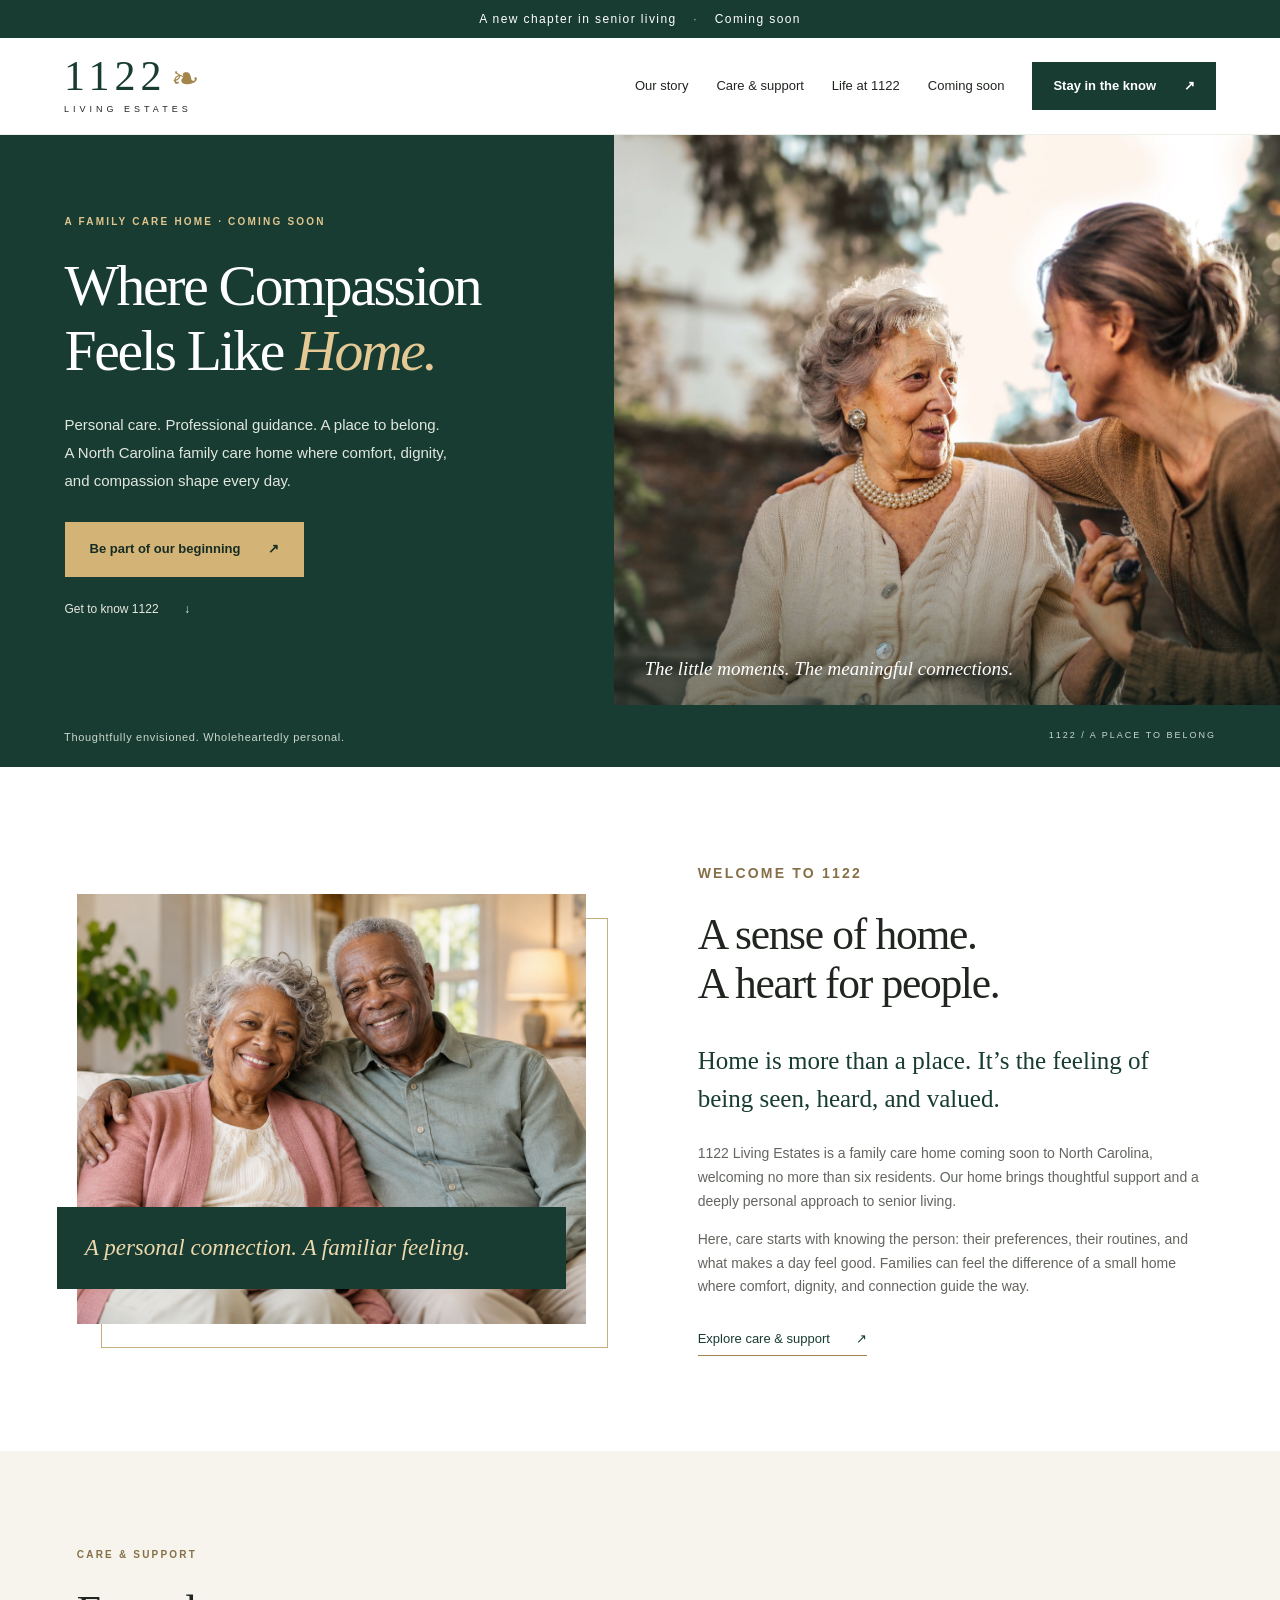
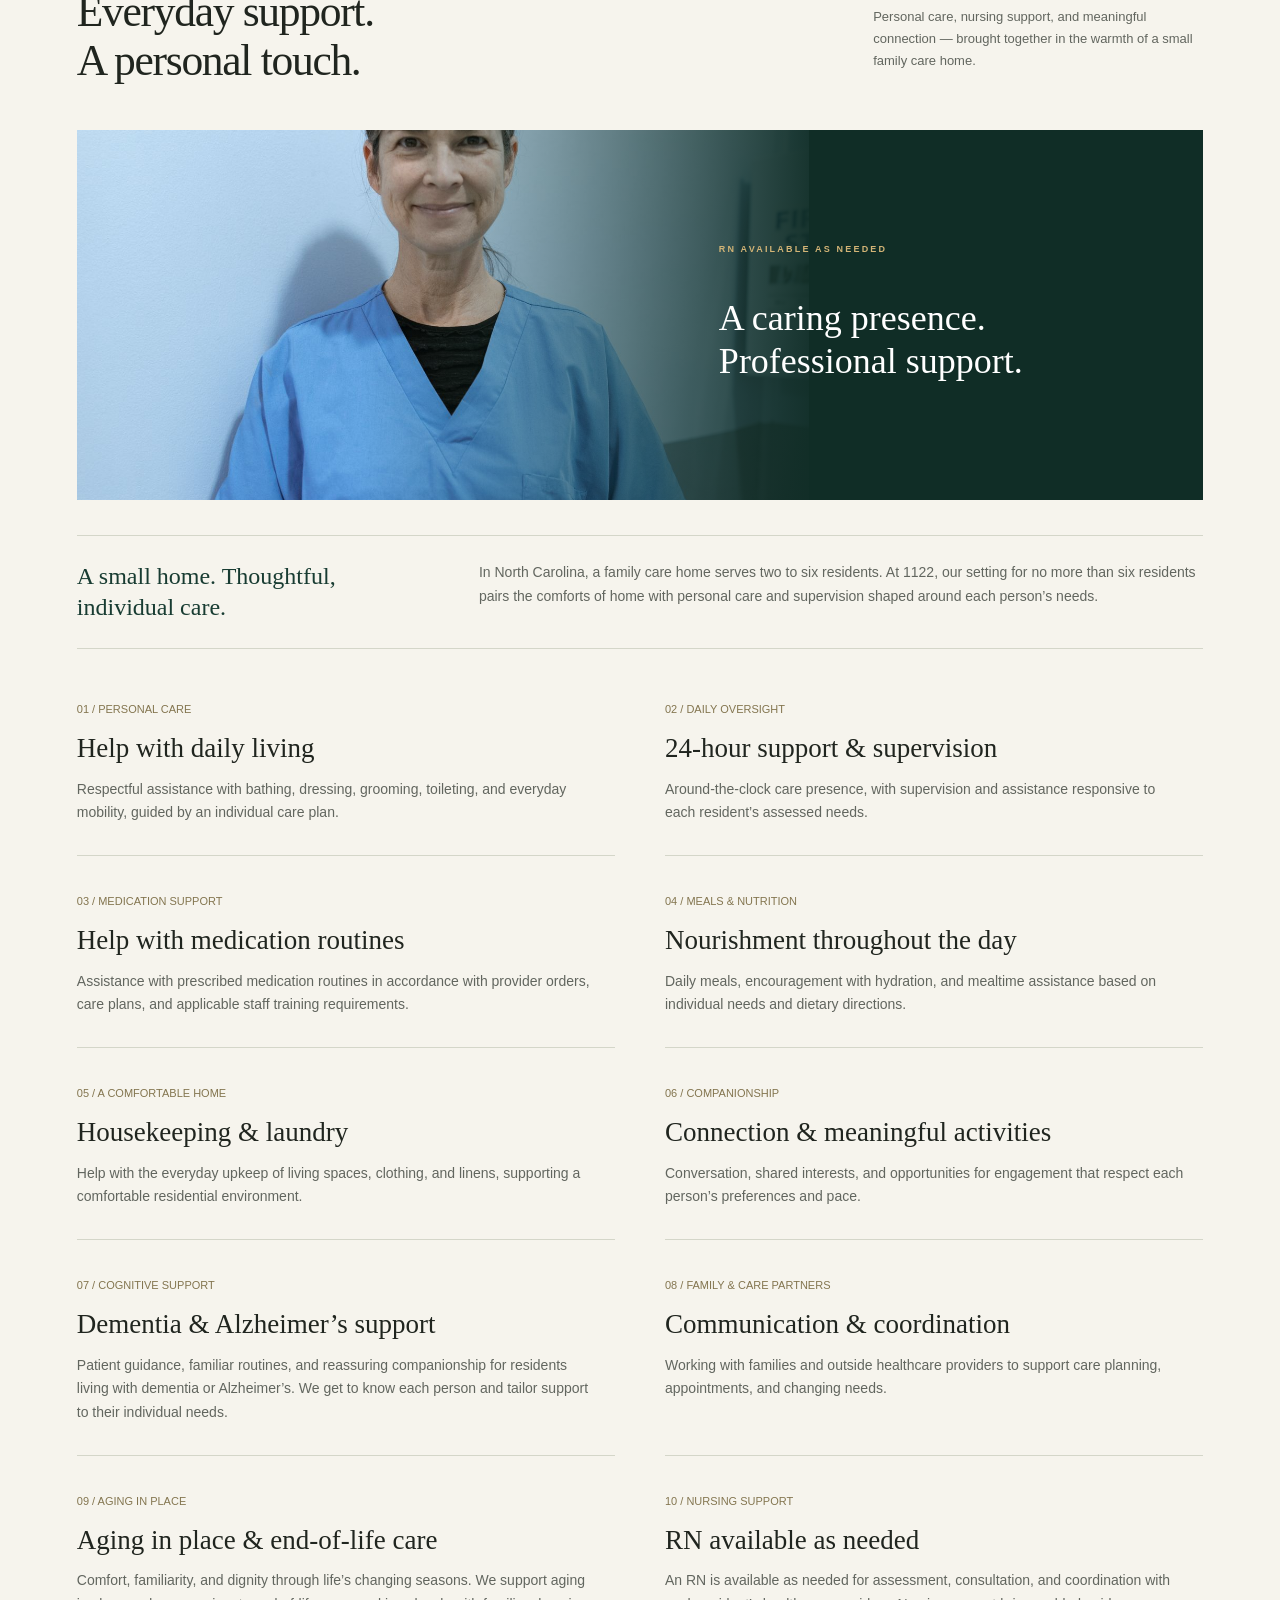
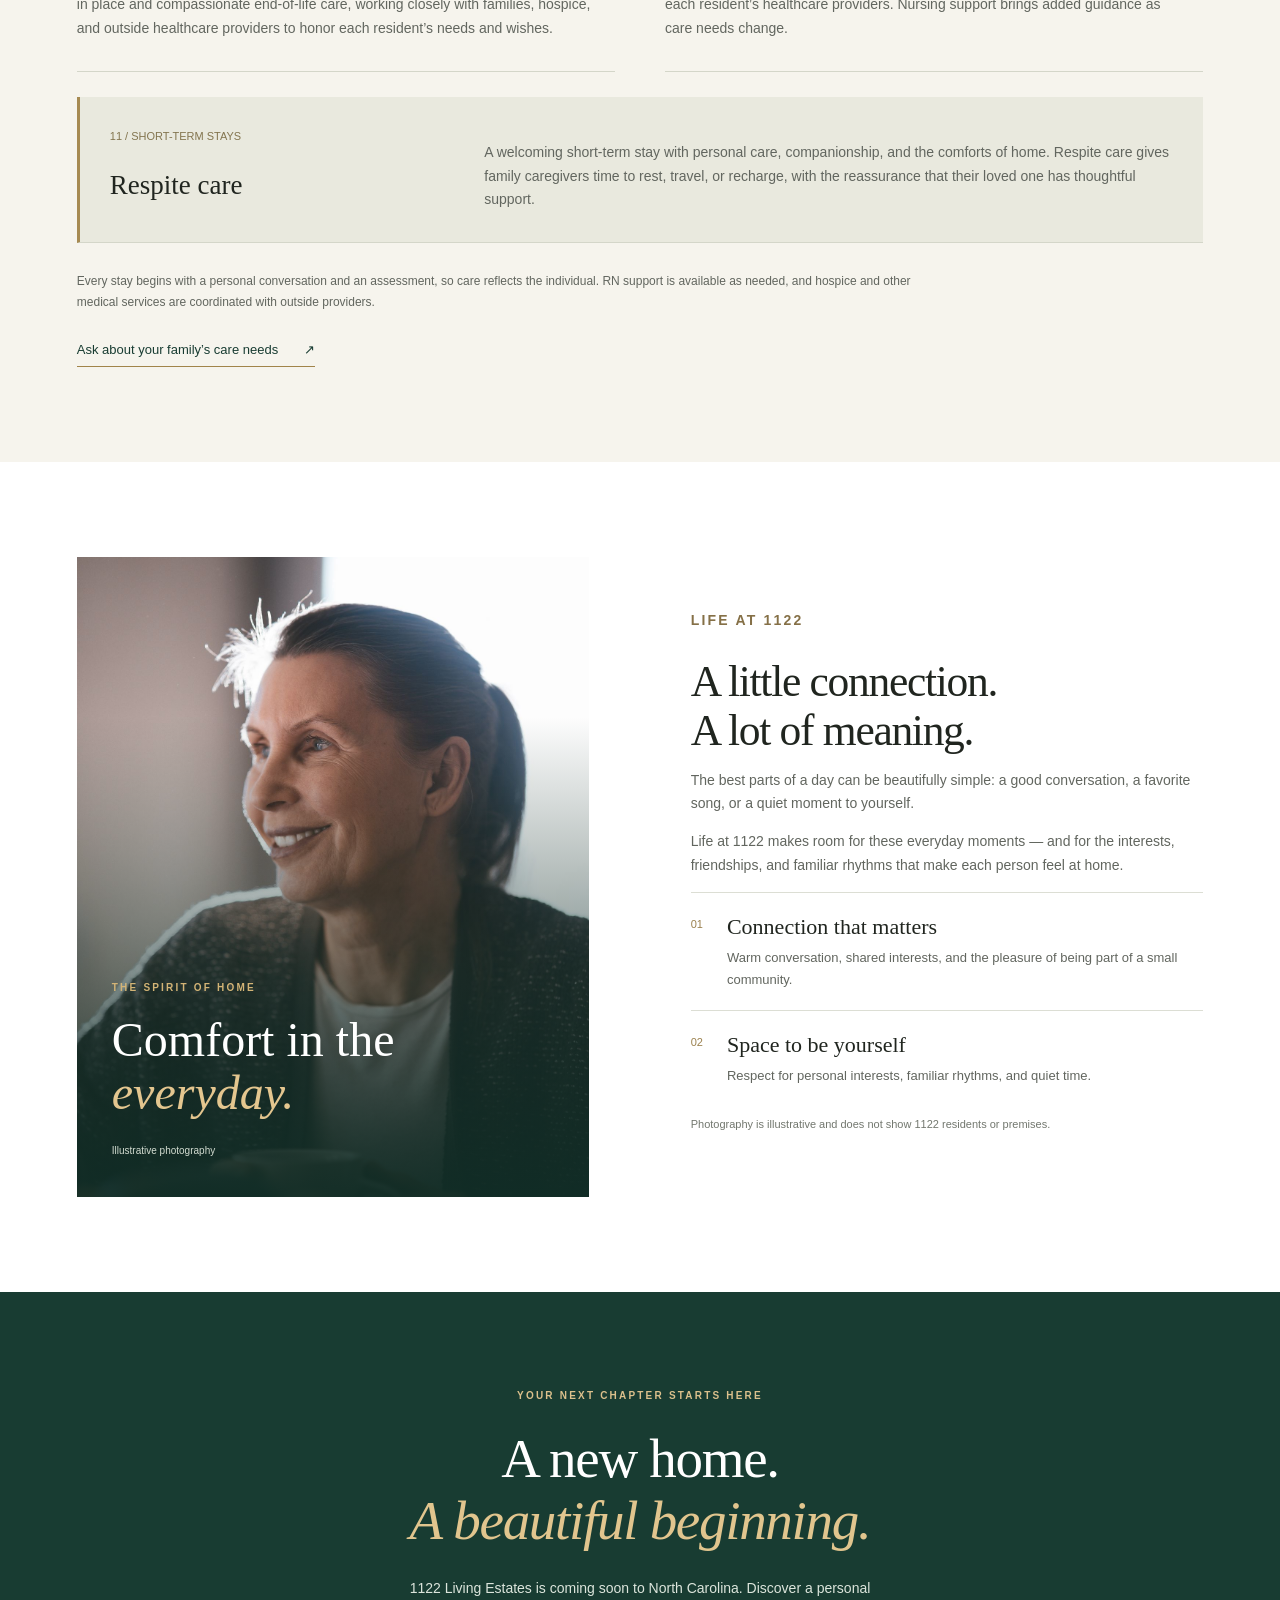
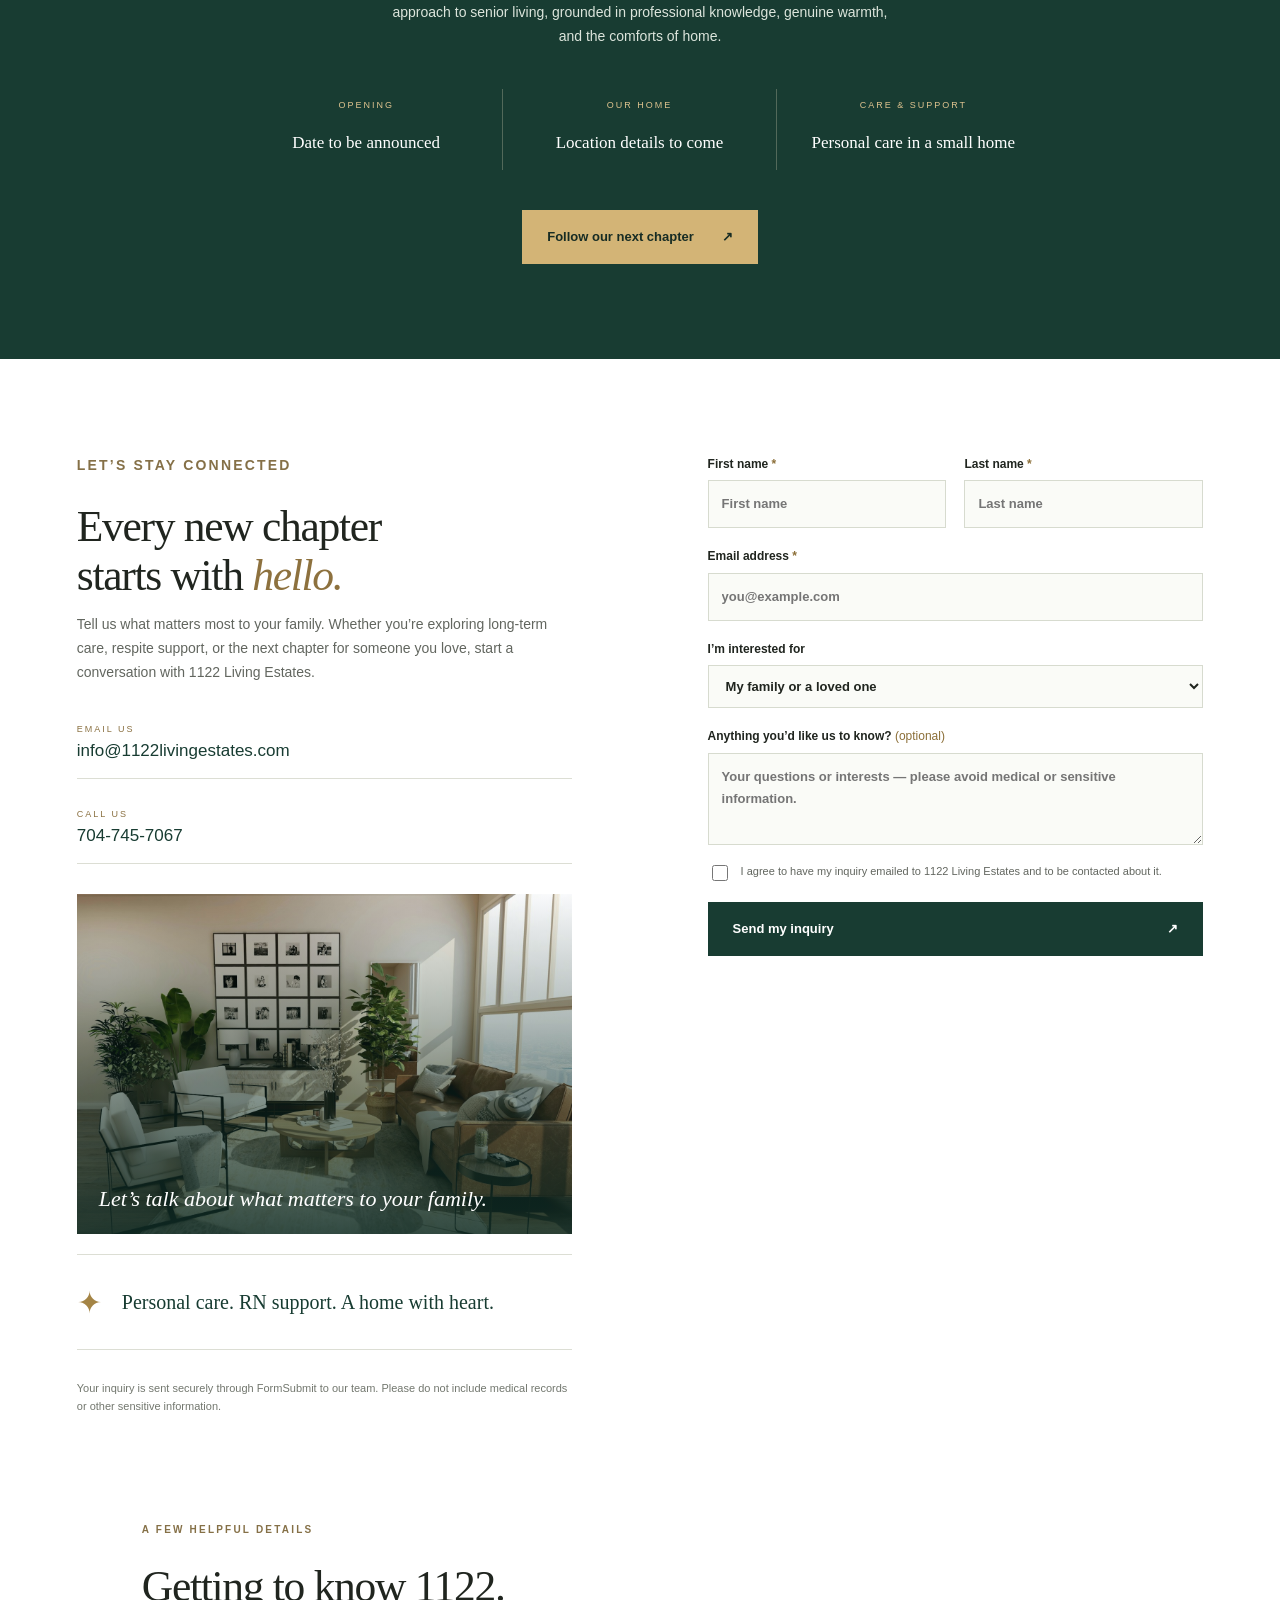
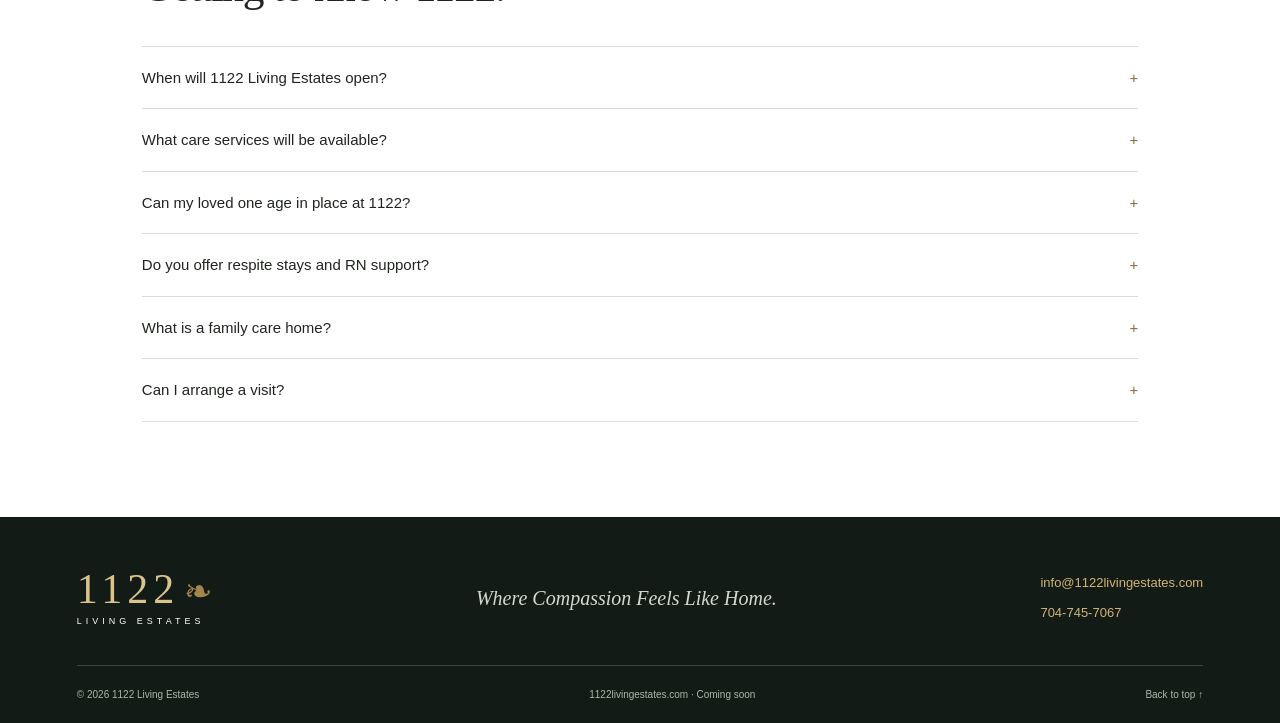
<file: index.html>
<!doctype html>
<html lang="en"><head><meta charset="utf-8"><meta name="viewport" content="width=device-width,initial-scale=1"><meta name="robots" content="noindex, nofollow"><meta name="description" content="Discover 1122 Living Estates, a North Carolina family care home offering personal care, RN support, and respite care. Coming soon. Where Compassion Feels Like Home."><title>1122 Living Estates · Coming Soon</title><link rel="stylesheet" href="styles.css"><script src="script.js" defer></script></head><body>
<a class="skip" href="#main">Skip to content</a>
<div class="announcement">A new chapter in senior living <span>·</span> Coming soon</div>
<header><a class="brand" href="#" aria-label="1122 Living Estates home"><span class="brand-number">1122<span class="leaf">❧</span></span><span class="brand-sub">LIVING ESTATES</span></a><button class="menu" aria-expanded="false" aria-controls="nav">Menu <span>☰</span></button><nav id="nav" aria-label="Main navigation"><a href="#about">Our story</a><a href="#care">Care & support</a><a href="#lifestyle">Life at 1122</a><a href="#coming-soon">Coming soon</a><a class="button small" href="#contact">Stay in the know <span>↗</span></a></nav></header>
<main id="main"><section class="hero"><div class="hero-copy"><p class="eyebrow">A FAMILY CARE HOME · COMING SOON</p><h1>Where Compassion<br>Feels Like <em>Home.</em></h1><p>Personal care. Professional guidance. A place to belong.<br>A North Carolina family care home where comfort, dignity, and compassion shape every day.</p><a class="button gold" href="#contact">Be part of our beginning <span>↗</span></a><a class="text-link" href="#about">Get to know 1122 <span>↓</span></a></div><div class="hero-photo"><img src="assets/hero.jpg" alt="An older woman and a younger woman sharing a warm conversation outdoors"><span class="photo-note">The little moments. The meaningful connections.</span></div><div class="hero-bottom"><span>Thoughtfully envisioned. Wholeheartedly personal.</span><span>1122 / A PLACE TO BELONG</span></div></section>
<section class="intro section" id="about"><figure class="story-photo"><img src="assets/elderly-black-couple-original.png" alt="Illustrative image of a smiling elderly Black couple relaxing together at home" loading="lazy"><figcaption>A personal connection. A familiar feeling.</figcaption></figure><div><p class="eyebrow">WELCOME TO 1122</p><h2>A sense of home.<br>A heart for people.</h2></div><div><p class="lead">Home is more than a place. It’s the feeling of being seen, heard, and valued.</p><p>1122 Living Estates is a family care home coming soon to North Carolina, welcoming no more than six residents. Our home brings thoughtful support and a deeply personal approach to senior living.</p><p>Here, care starts with knowing the person: their preferences, their routines, and what makes a day feel good. Families can feel the difference of a small home where comfort, dignity, and connection guide the way.</p><a class="text-link dark" href="#care">Explore care & support <span>↗</span></a></div></section>
<section class="values section" id="care"><div class="section-title"><div><p class="eyebrow">CARE &amp; SUPPORT</p><h2>Everyday support.<br>A personal touch.</h2></div><p>Personal care, nursing support, and meaningful connection — brought together in the warmth of a small family care home.</p></div><figure class="care-photo"><img src="assets/nurse-care.jpg" alt="Illustrative portrait of a smiling nurse in blue scrubs" loading="lazy"><figcaption><span class="eyebrow">RN AVAILABLE AS NEEDED</span><p>A caring presence.<br>Professional support.</p></figcaption></figure><div class="care-context"><strong>A small home. Thoughtful, individual care.</strong><p>In North Carolina, a family care home serves two to six residents. At 1122, our setting for no more than six residents pairs the comforts of home with personal care and supervision shaped around each person’s needs.</p></div><div class="care-grid">
<article><span class="number">01 / PERSONAL CARE</span><h3>Help with daily living</h3><p>Respectful assistance with bathing, dressing, grooming, toileting, and everyday mobility, guided by an individual care plan.</p></article>
<article><span class="number">02 / DAILY OVERSIGHT</span><h3>24-hour support &amp; supervision</h3><p>Around-the-clock care presence, with supervision and assistance responsive to each resident’s assessed needs.</p></article>
<article><span class="number">03 / MEDICATION SUPPORT</span><h3>Help with medication routines</h3><p>Assistance with prescribed medication routines in accordance with provider orders, care plans, and applicable staff training requirements.</p></article>
<article><span class="number">04 / MEALS &amp; NUTRITION</span><h3>Nourishment throughout the day</h3><p>Daily meals, encouragement with hydration, and mealtime assistance based on individual needs and dietary directions.</p></article>
<article><span class="number">05 / A COMFORTABLE HOME</span><h3>Housekeeping &amp; laundry</h3><p>Help with the everyday upkeep of living spaces, clothing, and linens, supporting a comfortable residential environment.</p></article>
<article><span class="number">06 / COMPANIONSHIP</span><h3>Connection &amp; meaningful activities</h3><p>Conversation, shared interests, and opportunities for engagement that respect each person’s preferences and pace.</p></article>
<article><span class="number">07 / COGNITIVE SUPPORT</span><h3>Dementia &amp; Alzheimer’s support</h3><p>Patient guidance, familiar routines, and reassuring companionship for residents living with dementia or Alzheimer’s. We get to know each person and tailor support to their individual needs.</p></article>
<article><span class="number">08 / FAMILY &amp; CARE PARTNERS</span><h3>Communication &amp; coordination</h3><p>Working with families and outside healthcare providers to support care planning, appointments, and changing needs.</p></article>
<article><span class="number">09 / AGING IN PLACE</span><h3>Aging in place &amp; end-of-life care</h3><p>Comfort, familiarity, and dignity through life’s changing seasons. We support aging in place and compassionate end-of-life care, working closely with families, hospice, and outside healthcare providers to honor each resident’s needs and wishes.</p></article>
<article><span class="number">10 / NURSING SUPPORT</span><h3>RN available as needed</h3><p>An RN is available as needed for assessment, consultation, and coordination with each resident’s healthcare providers. Nursing support brings added guidance as care needs change.</p></article>
<article class="respite-card"><span class="number">11 / SHORT-TERM STAYS</span><h3>Respite care</h3><p>A welcoming short-term stay with personal care, companionship, and the comforts of home. Respite care gives family caregivers time to rest, travel, or recharge, with the reassurance that their loved one has thoughtful support.</p></article>
</div><div class="care-foot"><p>Every stay begins with a personal conversation and an assessment, so care reflects the individual. RN support is available as needed, and hospice and other medical services are coordinated with outside providers.</p><a class="text-link dark" href="#contact">Ask about your family’s care needs <span>↗</span></a></div></section>
<section class="lifestyle section" id="lifestyle"><figure class="life-art"><img src="assets/about-woman.jpg" alt="An elderly woman smiling warmly while holding a cup of coffee" loading="lazy"><figcaption><span class="eyebrow">THE SPIRIT OF HOME</span><p>Comfort in the<br><em>everyday.</em></p><span class="image-disclaimer">Illustrative photography</span></figcaption></figure><div class="life-copy"><p class="eyebrow">LIFE AT 1122</p><h2>A little connection.<br>A lot of meaning.</h2><p>The best parts of a day can be beautifully simple: a good conversation, a favorite song, or a quiet moment to yourself.</p><p>Life at 1122 makes room for these everyday moments — and for the interests, friendships, and familiar rhythms that make each person feel at home.</p><div class="life-item"><span>01</span><div><h3>Connection that matters</h3><p>Warm conversation, shared interests, and the pleasure of being part of a small community.</p></div></div><div class="life-item"><span>02</span><div><h3>Space to be yourself</h3><p>Respect for personal interests, familiar rhythms, and quiet time.</p></div></div><p class="note">Photography is illustrative and does not show 1122 residents or premises.</p></div></section>
<section class="coming section" id="coming-soon"><p class="eyebrow">YOUR NEXT CHAPTER STARTS HERE</p><h2>A new home.<br><em>A beautiful beginning.</em></h2><p>1122 Living Estates is coming soon to North Carolina. Discover a personal approach to senior living, grounded in professional knowledge, genuine warmth, and the comforts of home.</p><div class="milestones"><div><span>OPENING</span><p>Date to be announced</p></div><div><span>OUR HOME</span><p>Location details to come</p></div><div><span>CARE &amp; SUPPORT</span><p>Personal care in a small home</p></div></div><a href="#contact" class="button gold">Follow our next chapter <span>↗</span></a></section>
<section class="contact section" id="contact"><div><p class="eyebrow">LET’S STAY CONNECTED</p><h2>Every new chapter<br>starts with <em>hello.</em></h2><p>Tell us what matters most to your family. Whether you’re exploring long-term care, respite support, or the next chapter for someone you love, start a conversation with 1122 Living Estates.</p><div class="contact-details"><a href="mailto:info@1122livingestates.com"><span>EMAIL US</span><strong>info@1122livingestates.com</strong></a><a href="tel:+17047457067"><span>CALL US</span><strong>704-745-7067</strong></a></div><div class="contact-photo"><img src="assets/lifestyle.jpg" alt="Illustrative living room with soft neutral furnishings and natural light" loading="lazy"><span>Let’s talk about what matters to your family.</span></div><div class="contact-note"><span>✦</span><p>Personal care. RN support. A home with heart.</p></div><p class="note">Your inquiry is sent securely through FormSubmit to our team. Please do not include medical records or other sensitive information.</p></div><form id="interest-form" action="https://formsubmit.co/info@1122livingestates.com" method="POST"><input type="hidden" name="_subject" value="New inquiry — 1122 Living Estates"><input type="hidden" name="_template" value="table"><input type="text" name="_honey" tabindex="-1" autocomplete="off" style="display:none" aria-hidden="true"><div class="form-row"><label>First name <span>*</span><input name="firstName" autocomplete="given-name" required placeholder="First name"></label><label>Last name <span>*</span><input name="lastName" autocomplete="family-name" required placeholder="Last name"></label></div><label>Email address <span>*</span><input name="email" type="email" autocomplete="email" required placeholder="you@example.com"></label><label>I’m interested for<select name="interest"><option>My family or a loved one</option><option>Myself</option><option>Professional / referral interest</option><option>General updates</option></select></label><label>Anything you’d like us to know? <span class="optional">(optional)</span><textarea name="message" rows="3" maxlength="1500" placeholder="Your questions or interests — please avoid medical or sensitive information."></textarea></label><label class="check"><input type="checkbox" name="contactConsent" value="Yes" required><span>I agree to have my inquiry emailed to 1122 Living Estates and to be contacted about it.</span></label><button class="button" type="submit">Send my inquiry <span>↗</span></button><p id="form-status" role="status" tabindex="-1"></p></form></section>
<section class="faq section"><p class="eyebrow">A FEW HELPFUL DETAILS</p><h2>Getting to know 1122.</h2><details><summary>When will 1122 Living Estates open?</summary><p>An opening date has not been announced. More details will be shared as plans are finalized.</p></details><details><summary>What care services will be available?</summary><p>Our services include assistance with daily living, 24-hour support and supervision, medication support, meals, housekeeping and laundry, companionship, dementia and Alzheimer’s support, respite care, and an RN available as needed. We also support aging in place and end-of-life care in coordination with hospice and outside providers. Each resident’s care begins with an individual assessment.</p></details><details><summary>Can my loved one age in place at 1122?</summary><p>Aging in place is central to our approach. As needs change, we work with residents, families, our RN, and outside providers to adapt support. End-of-life care includes compassionate coordination with hospice, with comfort and dignity at the center of every conversation.</p></details><details><summary>Do you offer respite stays and RN support?</summary><p>Yes. Respite care offers a supportive short-term stay, and an RN is available as needed for assessment, consultation, and care coordination. Contact us to discuss your family’s needs and stay availability.</p></details><details><summary>What is a family care home?</summary><p>In North Carolina, a family care home is an adult care home for two to six residents. 1122 offers this intimate residential approach, with no more than six residents and personal care and supervision tailored to individual needs.</p></details><details><summary>Can I arrange a visit?</summary><p>We look forward to welcoming families for a closer look. Get in touch to express your interest and receive tour updates as we prepare to open.</p></details></section></main>
<footer><div class="footer-top"><a class="brand" href="#"><span class="brand-number">1122<span class="leaf">❧</span></span><span class="brand-sub">LIVING ESTATES</span></a><p>Where Compassion Feels Like Home.</p><div class="footer-contact"><a href="mailto:info@1122livingestates.com">info@1122livingestates.com</a><a href="tel:+17047457067">704-745-7067</a></div></div><div class="footer-bottom"><span>© 2026 1122 Living Estates</span><span>1122livingestates.com · Coming soon</span><a href="#">Back to top ↑</a></div></footer></body></html>
</file>
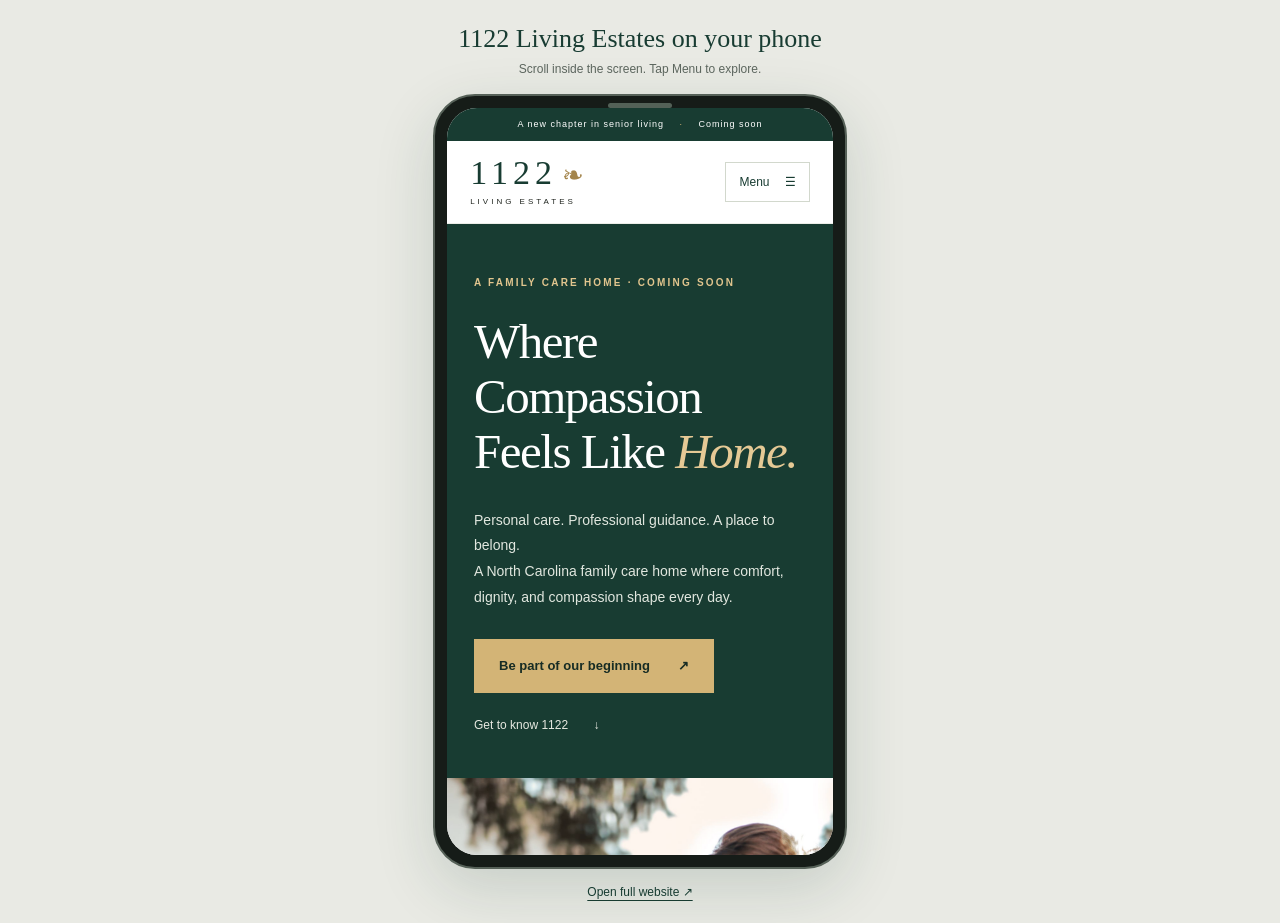
<file: mobile.html>
<!doctype html><html lang="en"><head><meta charset="utf-8"><meta name="viewport" content="width=device-width,initial-scale=1"><title>1122 Living Estates · Phone Preview</title><style>*{box-sizing:border-box}body{margin:0;background:#e9eae4;color:#183c32;font:14px Arial,sans-serif;display:flex;align-items:center;flex-direction:column;padding:24px 12px}header{text-align:center;margin-bottom:18px}h1{font:26px Georgia,serif;margin:0 0 8px}p{margin:0;color:#5d675f;font-size:12px}.phone{width:414px;max-width:100%;height:850px;max-height:calc(100dvh - 125px);min-height:400px;background:#161c18;border-radius:42px;padding:12px;box-shadow:0 20px 60px #183c3229;border:2px solid #566158;position:relative}.screen{height:100%;border-radius:30px;overflow:hidden;background:white}iframe{width:100%;height:100%;border:0;display:block}.speaker{position:absolute;top:7px;left:50%;transform:translateX(-50%);width:64px;height:5px;border-radius:8px;background:#536157}a{display:inline-block;margin-top:16px;color:#183c32;font-size:12px;text-underline-offset:4px}@media(max-width:450px){body{padding:14px 8px}.phone{border-radius:30px;padding:8px}.screen{border-radius:21px}h1{font-size:23px}}</style></head><body><header><h1>1122 Living Estates on your phone</h1><p>Scroll inside the screen. Tap Menu to explore.</p></header><div class="phone"><span class="speaker" aria-hidden="true"></span><div class="screen"><iframe src="index.html" title="1122 Living Estates mobile website"></iframe></div></div><a href="index.html">Open full website ↗</a></body></html>
</file>
<file: styles.css>
:root{--green:#183c32;--deep:#102d26;--gold:#d3b476;--ink:#20251f;--muted:#62665f;--cream:#f6f4ed;--line:#dcded4}*{box-sizing:border-box}html{scroll-behavior:smooth;scroll-padding-top:105px}body{margin:0;color:var(--ink);font:16px/1.7 Arial,Helvetica,sans-serif;background:#fff}a{color:inherit;text-decoration:none}button,input,select,textarea{font:inherit}button,a,input,textarea,select,summary{-webkit-tap-highlight-color:transparent}a:focus-visible,button:focus-visible,summary:focus-visible{outline:3px solid #ae8745;outline-offset:5px}.announcement{background:var(--green);color:#fff;text-align:center;font-size:12px;letter-spacing:1.4px;padding:9px 20px}.announcement span{margin:0 12px;color:var(--gold)}header{display:flex;align-items:center;justify-content:space-between;padding:20px 5%;background:white;position:sticky;top:0;z-index:10;border-bottom:1px solid #eceee8}.brand{display:flex;flex-direction:column;width:max-content;line-height:1}.brand-number{font:42px/.9 Georgia,serif;letter-spacing:5px;color:var(--green)}.leaf{color:#a4854c;font-size:34px;letter-spacing:0;margin-left:5px}.brand-sub{font-size:9px;letter-spacing:4px;margin-top:9px}nav{display:flex;align-items:center;gap:28px;font-size:13px}nav>a:not(.button):hover{color:#8a6b36} .button{display:inline-flex;justify-content:space-between;align-items:center;gap:28px;background:var(--green);color:#fff;padding:15px 24px;border:1px solid transparent;cursor:pointer;font-size:13px;font-weight:600;transition:background .2s,transform .2s}.button:hover{background:#285344;transform:translateY(-2px)}.button.small{padding:12px 20px}.button.gold{background:var(--gold);color:#172c24}.button.gold:hover{background:#e4c68d}.menu{display:none}.hero{position:relative;background:var(--green);color:#fff;display:grid;grid-template-columns:48% 52%;padding-bottom:62px}.hero-copy{padding:78px 8% 65px 10.5%;position:relative;z-index:1}.eyebrow{font-size:10px;letter-spacing:2.2px;font-weight:600;margin:0 0 24px;color:#857047}.hero .eyebrow{color:#e1c58e}h1,h2,h3{font-family:Georgia,'Times New Roman',serif;font-weight:400;line-height:1.12;margin:0}h1{font-size:clamp(44px,4.5vw,72px);letter-spacing:-2.3px}em{font-weight:400;color:inherit}h1 em{color:#e5c995}.hero-copy>p:not(.eyebrow){font-size:15px;line-height:1.85;color:#e1e7df;max-width:390px;margin:28px 0}.hero .text-link{display:block;width:max-content;margin-top:22px;color:#e7e9e1;font-size:12px}.text-link span{margin-left:22px}.hero-photo{position:relative;min-height:570px;overflow:hidden}.hero-photo img{width:100%;height:100%;position:absolute;object-fit:cover;object-position:61% center}.hero-photo:after{content:'';position:absolute;inset:0;background:linear-gradient(0deg,#102d2666,transparent 40%)}.photo-note{position:absolute;bottom:25px;left:30px;right:20px;font:italic 19px Georgia,serif;z-index:1;color:white}.hero-bottom{position:absolute;bottom:0;left:5%;right:5%;display:flex;justify-content:space-between;padding:21px 0;font-size:11px;letter-spacing:.7px;color:#cbd7cd}.hero-bottom span:last-child{font-size:9px;letter-spacing:2px}.section{padding:95px max(6%,calc((100vw - 1240px)/2));scroll-margin-top:0}h2{font-size:clamp(34px,3.4vw,51px);letter-spacing:-1.3px}h3{font-size:25px}p{color:var(--muted)}.intro{display:grid;grid-template-columns:1fr 1fr;gap:10%}.intro .lead{font:25px/1.5 Georgia,serif;color:var(--green);margin-top:0}.intro p{font-size:14px}.text-link.dark{display:inline-block;color:var(--green);border-bottom:1px solid #a1844a;padding:5px 0;font-size:13px;margin-top:10px}.values{background:var(--cream)}.section-title{display:flex;justify-content:space-between;gap:50px;align-items:end}.section-title>p{max-width:330px;font-size:13px}.value-grid{display:grid;grid-template-columns:repeat(3,1fr);margin-top:50px;border-top:1px solid #d4d6c9}.value-grid article{position:relative;padding:30px 35px 0;border-right:1px solid #d4d6c9}.value-grid article:first-child{padding-left:0}.value-grid article:last-child{border:0;padding-right:0}.number{font-size:11px;color:#83754f}.symbol{font:52px Georgia,serif;color:#8a7041;margin:17px 0 25px}.value-grid h3{font-size:24px}.value-grid p{font-size:14px;max-width:320px}.lifestyle{display:grid;grid-template-columns:1fr 1fr;gap:9%;align-items:center}.life-art{background:#e7eadd;min-height:560px;padding:44px;position:relative;overflow:hidden}.life-art>p{font:58px/1.07 Georgia,serif;color:var(--green);position:relative;z-index:1}.life-art em{color:#8a713e}.art-leaf{position:absolute;font:320px Georgia,serif;right:-30px;bottom:-95px;color:#b9c4a9;transform:rotate(-30deg)}.life-copy>p{font-size:14px}.life-item{display:flex;gap:24px;border-top:1px solid var(--line);padding:22px 0 5px}.life-item>span{font-size:11px;color:#9b814e}.life-item h3{font-size:22px}.life-item p{font-size:13px;margin-top:8px}.note{font-size:11px!important;line-height:1.6;color:#72776e}.coming{background:var(--green);color:white;text-align:center}.coming .eyebrow{color:#dbc08c}.coming h2{font-size:55px}.coming h2 em{color:#e1c58e}.coming>p:not(.eyebrow){max-width:510px;margin:26px auto;color:#dce5dc;font-size:14px}.milestones{display:grid;grid-template-columns:repeat(3,1fr);max-width:820px;margin:40px auto}.milestones>div{border-right:1px solid #52695a;padding:0 20px}.milestones>div:last-child{border:0}.milestones span{font-size:9px;letter-spacing:2px;color:#dec38f}.milestones p{font:17px Georgia,serif;color:white}.contact{display:grid;grid-template-columns:1fr 1fr;gap:12%}.contact>div>p{font-size:14px}.contact h2 em{color:#8d713e}.contact-note{display:flex;align-items:center;gap:20px;border-top:1px solid var(--line);border-bottom:1px solid var(--line);margin:30px 0;padding:12px 0}.contact-note>span{color:#a48445;font-size:30px}.contact-note p{font:20px/1.5 Georgia,serif;color:var(--green)}form label{display:block;font-size:12px;font-weight:600;margin-bottom:18px}form label>span{color:#8b6e37}.form-row{display:grid;grid-template-columns:1fr 1fr;gap:18px}input,select,textarea{display:block;width:100%;padding:12px 13px;background:#fafbf7;border:1px solid #d7dbcf;border-radius:0;font-size:13px;color:var(--ink);margin-top:6px}input:focus,select:focus,textarea:focus{outline:2px solid #8c7748;outline-offset:2px}textarea{resize:vertical}.optional{font-weight:400}.check{display:flex;align-items:start;gap:10px;font-size:11px;font-weight:400;line-height:1.6}.check input{width:16px;height:16px;margin-top:2px;flex:none;accent-color:var(--green)}.check span{color:var(--muted)}form .button{width:100%}#form-status{font-size:13px;color:var(--green);margin-bottom:0}#form-status:empty{display:none}.faq{padding-top:0;max-width:1150px;margin:auto}.faq h2{margin-bottom:35px}.faq details{border-top:1px solid var(--line);padding:18px 0}.faq details:last-child{border-bottom:1px solid var(--line)}summary{cursor:pointer;font-size:15px;list-style:none;display:flex;justify-content:space-between;gap:20px}summary:after{content:'+';color:#8a6d37}details[open] summary:after{content:'−'}details p{font-size:14px;max-width:750px}footer{background:#121b16;color:#e4e8df;padding:50px 6% 20px}footer .brand-number{color:#dcc28b}footer .brand-sub{color:white}.footer-top{display:flex;align-items:center;justify-content:space-between;gap:25px;border-bottom:1px solid #3b463d;padding-bottom:35px}.footer-top p{font:italic 20px Georgia,serif;color:#d5d9cd}.footer-top>a:last-child{font-size:13px;color:#dbc18e}.footer-bottom{display:flex;justify-content:space-between;gap:20px;font-size:10px;color:#aeb7ab;padding-top:20px}.skip{position:fixed;left:12px;top:-100px;z-index:100;background:white;padding:15px}.skip:focus{top:10px}@media(min-width:1600px){.hero-copy{padding-left:max(10.5%,calc((100vw - 1240px)/2))}}@media(max-width:1000px){nav{gap:17px;font-size:12px}header{padding:17px 4%}.hero-copy{padding:60px 8%}h1{font-size:48px}.hero-photo{min-height:540px}.section{padding:75px 6%}.life-art{padding:30px;min-height:500px}.life-art>p{font-size:50px}.contact{gap:7%}.faq{padding-top:0}}@media(max-width:760px){html{scroll-padding-top:87px}.announcement{font-size:9px;letter-spacing:1px}header{padding:17px 6%}.brand-number{font-size:34px}.brand-sub{font-size:8px;letter-spacing:3px}.leaf{font-size:26px}.menu{display:block;border:1px solid #d2d8cd;background:white;color:var(--green);padding:9px 13px;font-size:12px}.menu span{margin-left:12px}nav{display:none;position:absolute;top:100%;left:0;right:0;flex-direction:column;align-items:stretch;padding:24px 6%;background:white;box-shadow:0 10px 15px #0001;gap:20px;font-size:15px}nav.open{display:flex}.hero{grid-template-columns:1fr;padding-bottom:0}.hero-copy{padding:50px 7% 42px}.hero-copy h1{font-size:49px;letter-spacing:-1.5px}.hero-photo{min-height:380px}.hero-photo img{object-position:60% center}.hero-bottom{position:static;grid-column:1;padding:18px 7%;display:block}.hero-bottom span:last-child{display:none}.hero-copy>p:not(.eyebrow){font-size:14px}.photo-note{font-size:17px;left:7%}.section{padding:60px 7%}.intro,.lifestyle,.contact{grid-template-columns:1fr;gap:30px}.section-title{display:block}.section-title>p{margin-top:22px}.value-grid{grid-template-columns:1fr;margin-top:30px}.value-grid article,.value-grid article:first-child,.value-grid article:last-child{padding:25px 0;border-right:0;border-bottom:1px solid #d4d6c9}.value-grid article:last-child{border-bottom:0;padding-bottom:0}.symbol{margin:6px 0 15px;font-size:42px}.value-grid p{max-width:none}.life-art{min-height:430px}.life-art>p{font-size:52px}.coming h2{font-size:42px}.milestones{grid-template-columns:1fr;gap:20px;margin:30px auto}.milestones>div{border-right:0;border-bottom:1px solid #52695a;padding-bottom:12px}.milestones>div:last-child{padding:0}.milestones p{margin:8px 0}.faq{padding-top:0}.footer-top{align-items:start;flex-direction:column;gap:18px}.footer-top p{margin:0}.footer-bottom{flex-wrap:wrap;font-size:10px}.footer-bottom span:nth-child(2){order:3;width:100%}.contact .note{max-width:400px}.form-row{gap:12px}}@media(prefers-reduced-motion:reduce){html{scroll-behavior:auto}.button{transition:none}}

.care-context{border-top:1px solid #d4d6c9;border-bottom:1px solid #d4d6c9;margin-top:35px;padding:25px 0;display:grid;grid-template-columns:1fr 2fr;gap:40px}.care-context strong{font:24px/1.3 Georgia,serif;color:var(--green)}.care-context p{font-size:14px;margin:0}.care-grid{display:grid;grid-template-columns:repeat(2,1fr);gap:0 50px;margin-top:15px}.care-grid article{padding:30px 0;border-bottom:1px solid #d4d6c9}.care-grid h3{margin-top:12px;font-size:27px}.care-grid p{font-size:14px;margin-bottom:0;max-width:520px}.care-foot{margin-top:28px;max-width:850px}.care-foot p{font-size:12px}@media(max-width:760px){.care-context,.care-grid{grid-template-columns:1fr}.care-context{gap:15px}.care-grid h3{font-size:25px}}

/* Photographic editorial layouts */
.intro{grid-template-columns:1.05fr 1fr;gap:35px 8%;align-items:center}.intro .story-photo{grid-row:1 / span 2}.intro>div:first-of-type{align-self:end}.intro>div:last-of-type{align-self:start}.story-photo{position:relative;margin:0 22px 0 0;min-height:620px;align-self:stretch}.story-photo:before{content:'';position:absolute;inset:24px -22px -24px 24px;border:1px solid #c5ae7c;z-index:-1}.story-photo img{height:100%;width:100%;position:absolute;object-fit:cover;object-position:38% center}.story-photo figcaption{position:absolute;left:-20px;right:20px;bottom:35px;background:var(--green);color:#eed9ad;padding:25px 28px;font:italic 23px/1.4 Georgia,serif}.care-photo{height:370px;margin:45px 0 0;position:relative;overflow:hidden;background:var(--deep)}.care-photo img{width:100%;height:100%;object-fit:cover;object-position:center 40%}.care-photo:after{content:'';position:absolute;inset:0;background:linear-gradient(90deg,transparent 20%,#102d26e6 90%)}.care-photo figcaption{position:absolute;right:5%;top:28%;z-index:1;width:38%;color:white}.care-photo .eyebrow{color:var(--gold);font-size:9px}.care-photo figcaption>p{font:36px/1.2 Georgia,serif;color:white}.care-context{margin-top:35px}.care-grid{gap:0 50px}.care-grid .respite-card{grid-column:1 / -1;display:grid;grid-template-columns:1fr 2fr;gap:0 30px;background:#e9e9de;padding:30px;margin-top:25px;border-left:3px solid #a68a52}.respite-card .number{grid-column:1}.care-grid .respite-card h3{grid-column:1}.care-grid .respite-card p{grid-column:2;grid-row:1 / span 2;align-self:center;max-width:none}.life-art{margin:0;min-height:640px;padding:0;background:var(--green)}.life-art>img{width:100%;height:100%;position:absolute;object-fit:cover}.life-art:after{content:'';position:absolute;inset:0;background:linear-gradient(0deg,#102d26ed,transparent 75%)}.life-art figcaption{position:absolute;bottom:35px;left:35px;right:30px;z-index:1}.life-art figcaption .eyebrow{color:var(--gold)}.life-art figcaption p{font:48px/1.1 Georgia,serif;color:white;margin:15px 0}.life-art figcaption em{color:#e4c68f}.image-disclaimer{font-size:10px;color:#d3dcd1}.contact-photo{height:220px;position:relative;margin:30px 0 0;overflow:hidden}.contact-photo img{width:100%;height:100%;object-fit:cover;object-position:center 42%}.contact-photo:after{content:'';position:absolute;inset:0;background:linear-gradient(0deg,#102d26d9,transparent)}.contact-photo span{position:absolute;bottom:20px;left:22px;right:22px;z-index:1;color:white;font:italic 22px/1.3 Georgia,serif}.contact-note{margin-top:20px}.hero-photo img{filter:saturate(.85)}@media(max-width:760px){.intro{grid-template-columns:1fr;gap:30px}.intro .story-photo{grid-row:auto;min-height:430px;order:2;margin:0 15px 15px 0}.intro>div:first-of-type{order:1}.intro>div:last-of-type{order:3}.story-photo figcaption{left:0;font-size:20px}.care-photo{height:440px;margin-top:30px}.care-photo img{object-position:36% center}.care-photo:after{background:linear-gradient(0deg,#102d26ed,transparent 85%)}.care-photo figcaption{left:25px;right:25px;top:auto;bottom:12px;width:auto}.care-photo figcaption>p{font-size:30px}.care-grid .respite-card{display:block;padding:25px}.life-art{min-height:520px}.life-art figcaption{left:25px}.life-art figcaption p{font-size:42px}.contact-photo{height:240px}}

.story-photo img{object-position:40% center}.care-photo img{object-position:center 43%}@media(min-width:761px){.care-photo img{width:65%;object-position:35% center}.care-photo:after{background:linear-gradient(90deg,transparent 25%,#102d26 67%)}}

@media(min-width:761px){.care-photo img{object-position:center 35%}}@media(max-width:760px){.care-photo img{object-position:45% center}}

.owner-credentials{border-left:3px solid #b69a60;padding:12px 0 12px 20px;margin:25px 0;background:linear-gradient(90deg,#f6f4ed,transparent)}.owner-credentials>span{font-size:8px;letter-spacing:1.4px;color:#8a7041}.owner-credentials h3{font-size:24px;line-height:1.3;margin:10px 0;color:var(--green)}.owner-credentials p{font-size:12px!important;margin:0}.intro .story-photo{min-height:760px}@media(max-width:760px){.intro .story-photo{min-height:430px}}

.intro .story-photo{min-height:620px}@media(max-width:760px){.intro .story-photo{min-height:430px}}

.story-photo img{object-position:center 35%}

.contact-photo{height:340px}.contact-photo img{object-position:55% 30%}@media(max-width:760px){.contact-photo{height:290px}.contact-photo img{object-position:57% 30%}}

.button:disabled{opacity:.65;cursor:wait;transform:none}

.intro .story-photo{min-height:0;height:430px;align-self:center}.story-photo img{object-position:center;filter:brightness(1.08)}.life-art>img{object-position:center 35%}.contact-photo img{object-position:center}@media(max-width:760px){.intro .story-photo{min-height:0;height:330px}.story-photo img{object-position:center}.story-photo figcaption{bottom:12px;font-size:18px;padding:16px}}

.story-photo img{filter:none;object-position:center 35%}

.contact-details{display:grid;gap:16px;margin:25px 0}.contact-details a{display:block;padding:12px 0;border-bottom:1px solid var(--line)}.contact-details span{display:block;font-size:9px;letter-spacing:2px;color:#8a7041}.contact-details strong{display:block;font-size:17px;font-weight:400;color:var(--green);overflow-wrap:anywhere}.contact-details a:hover strong{text-decoration:underline;text-underline-offset:4px}.footer-contact{display:flex;flex-direction:column;gap:8px;font-size:13px;color:var(--gold)}.footer-contact a:hover{text-decoration:underline}
</file>
